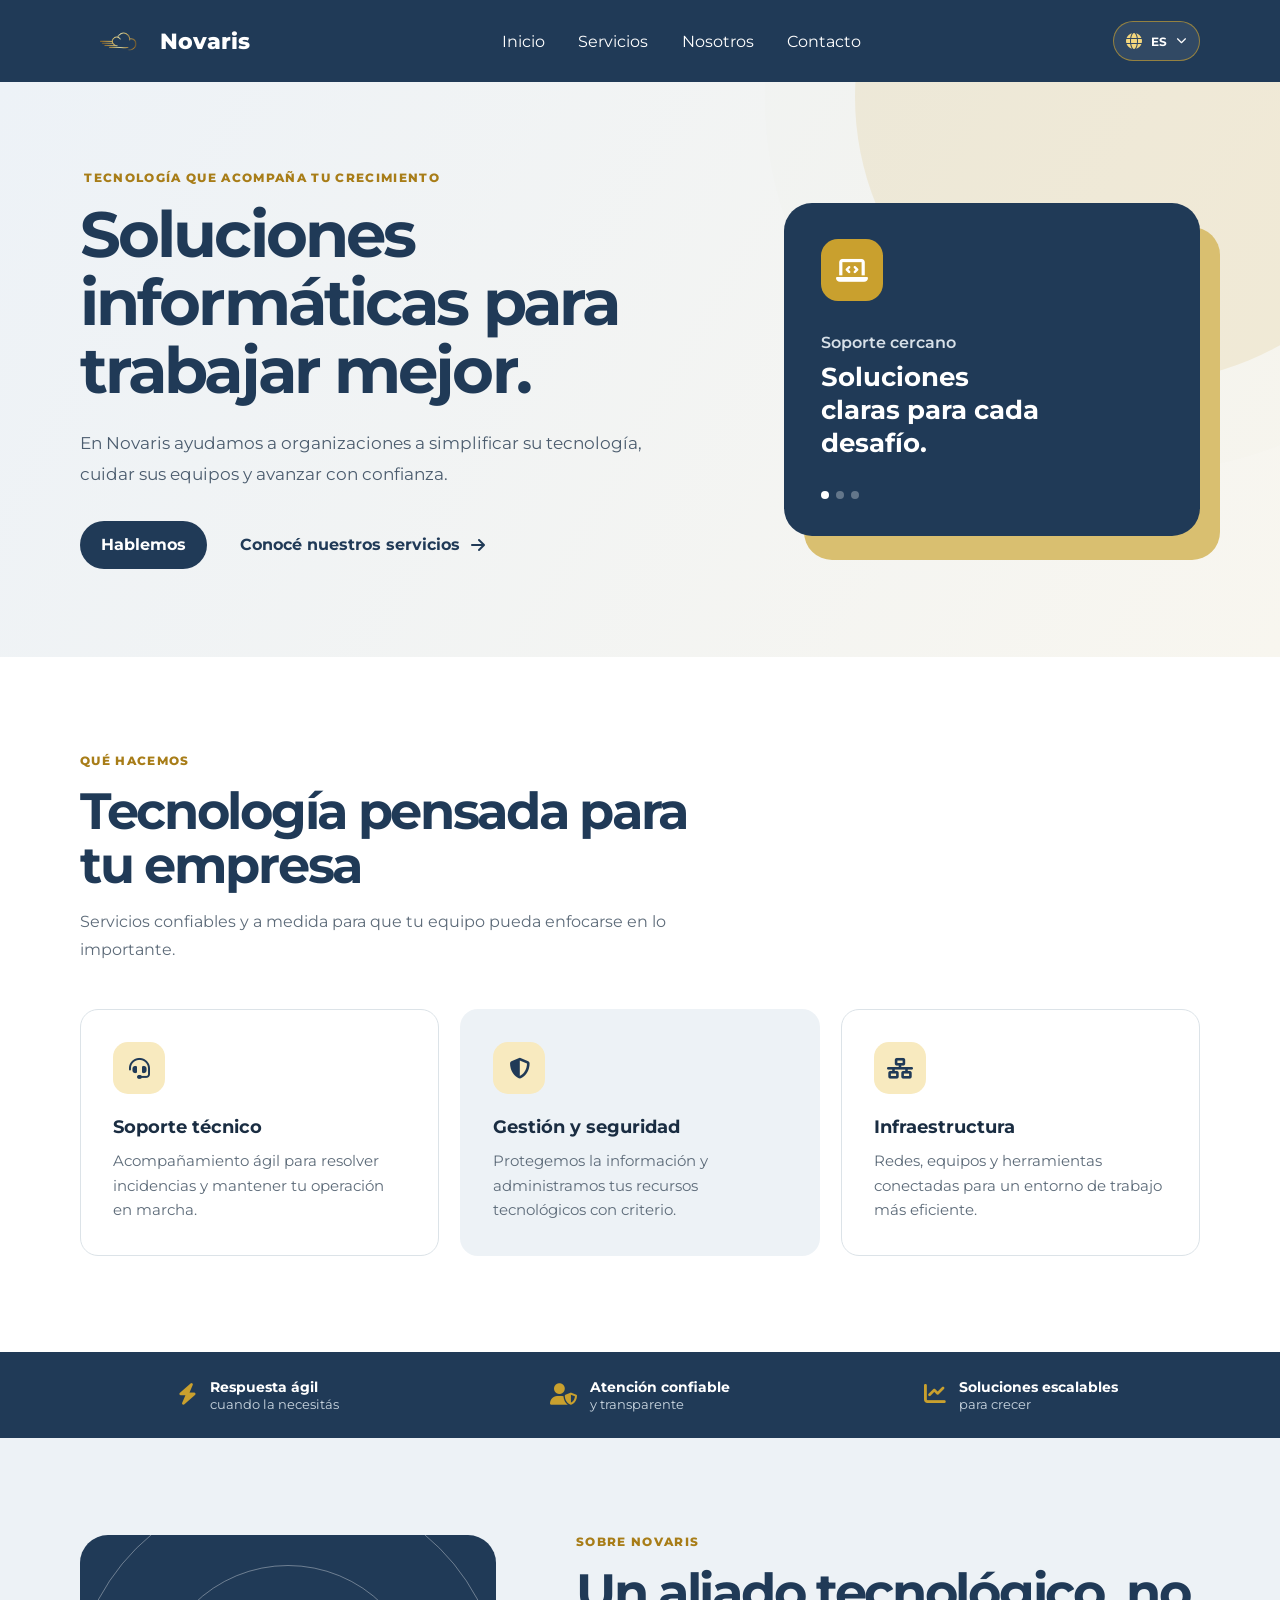
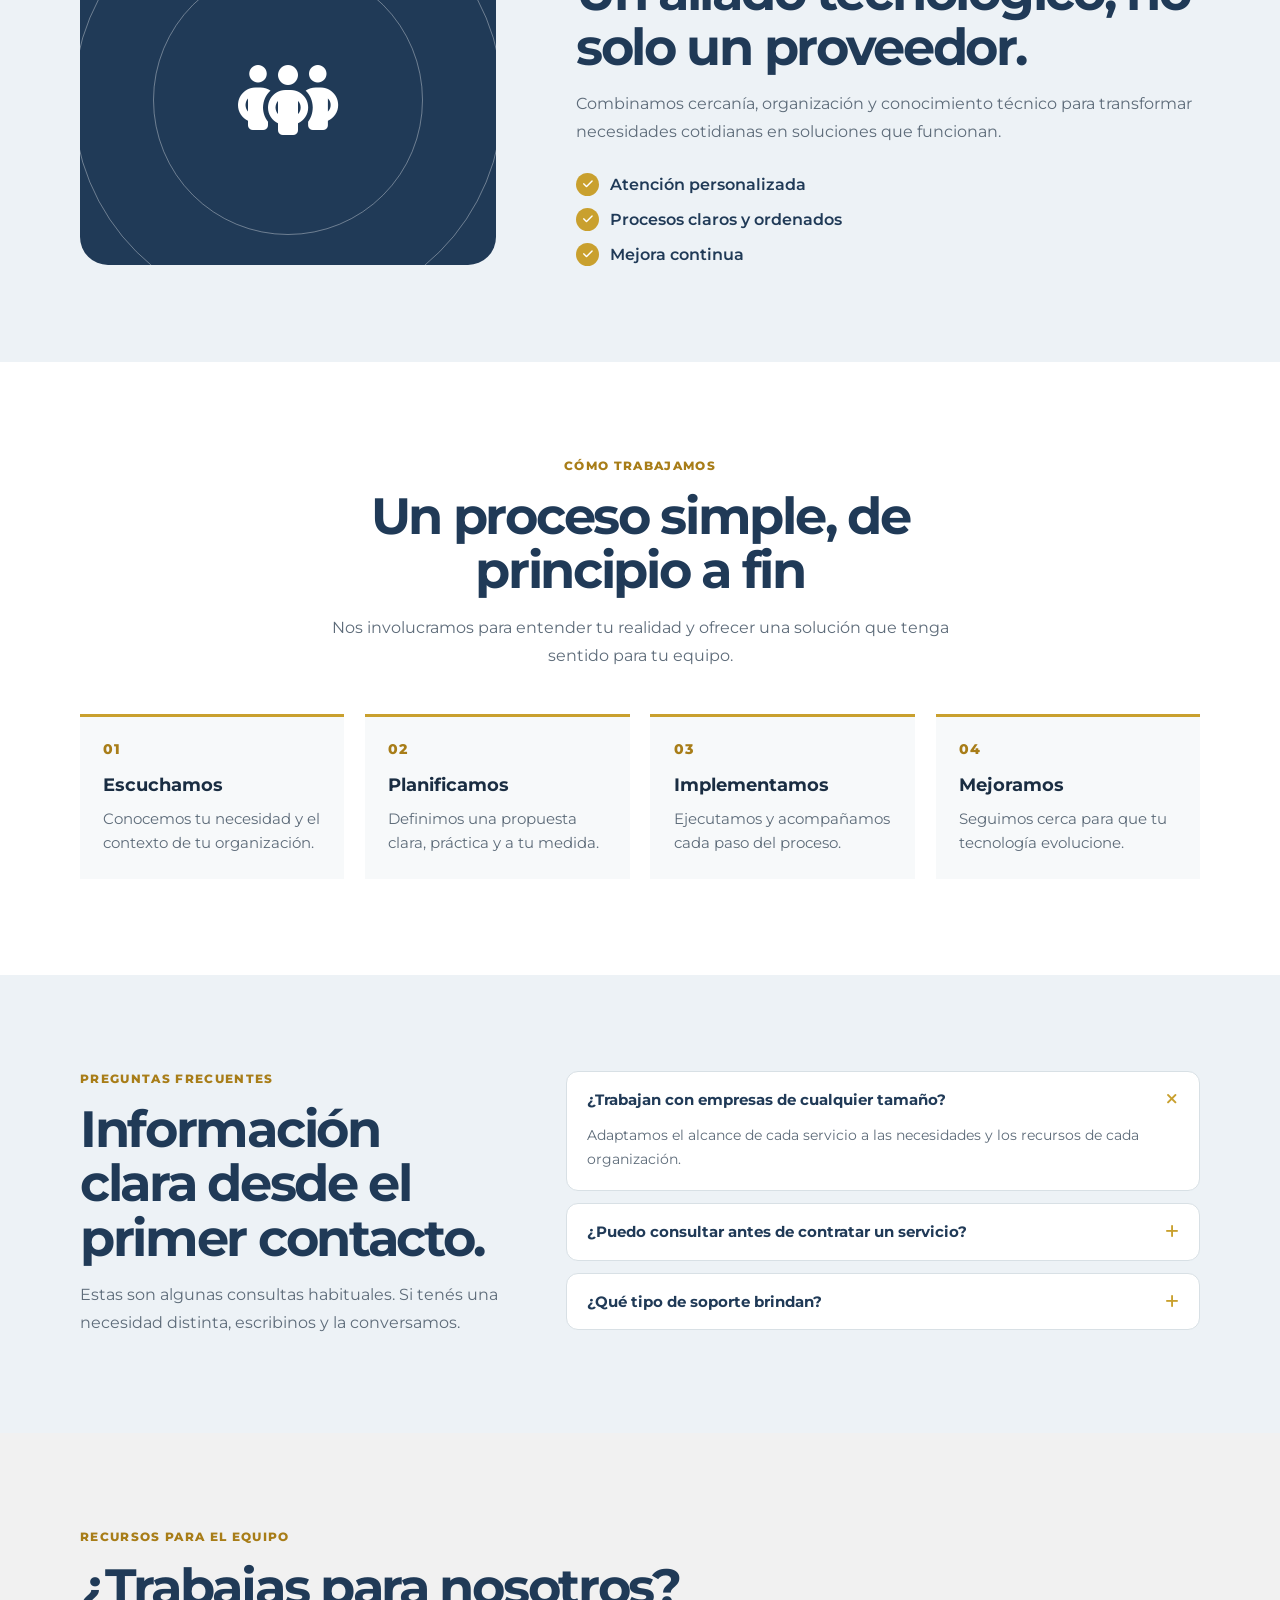
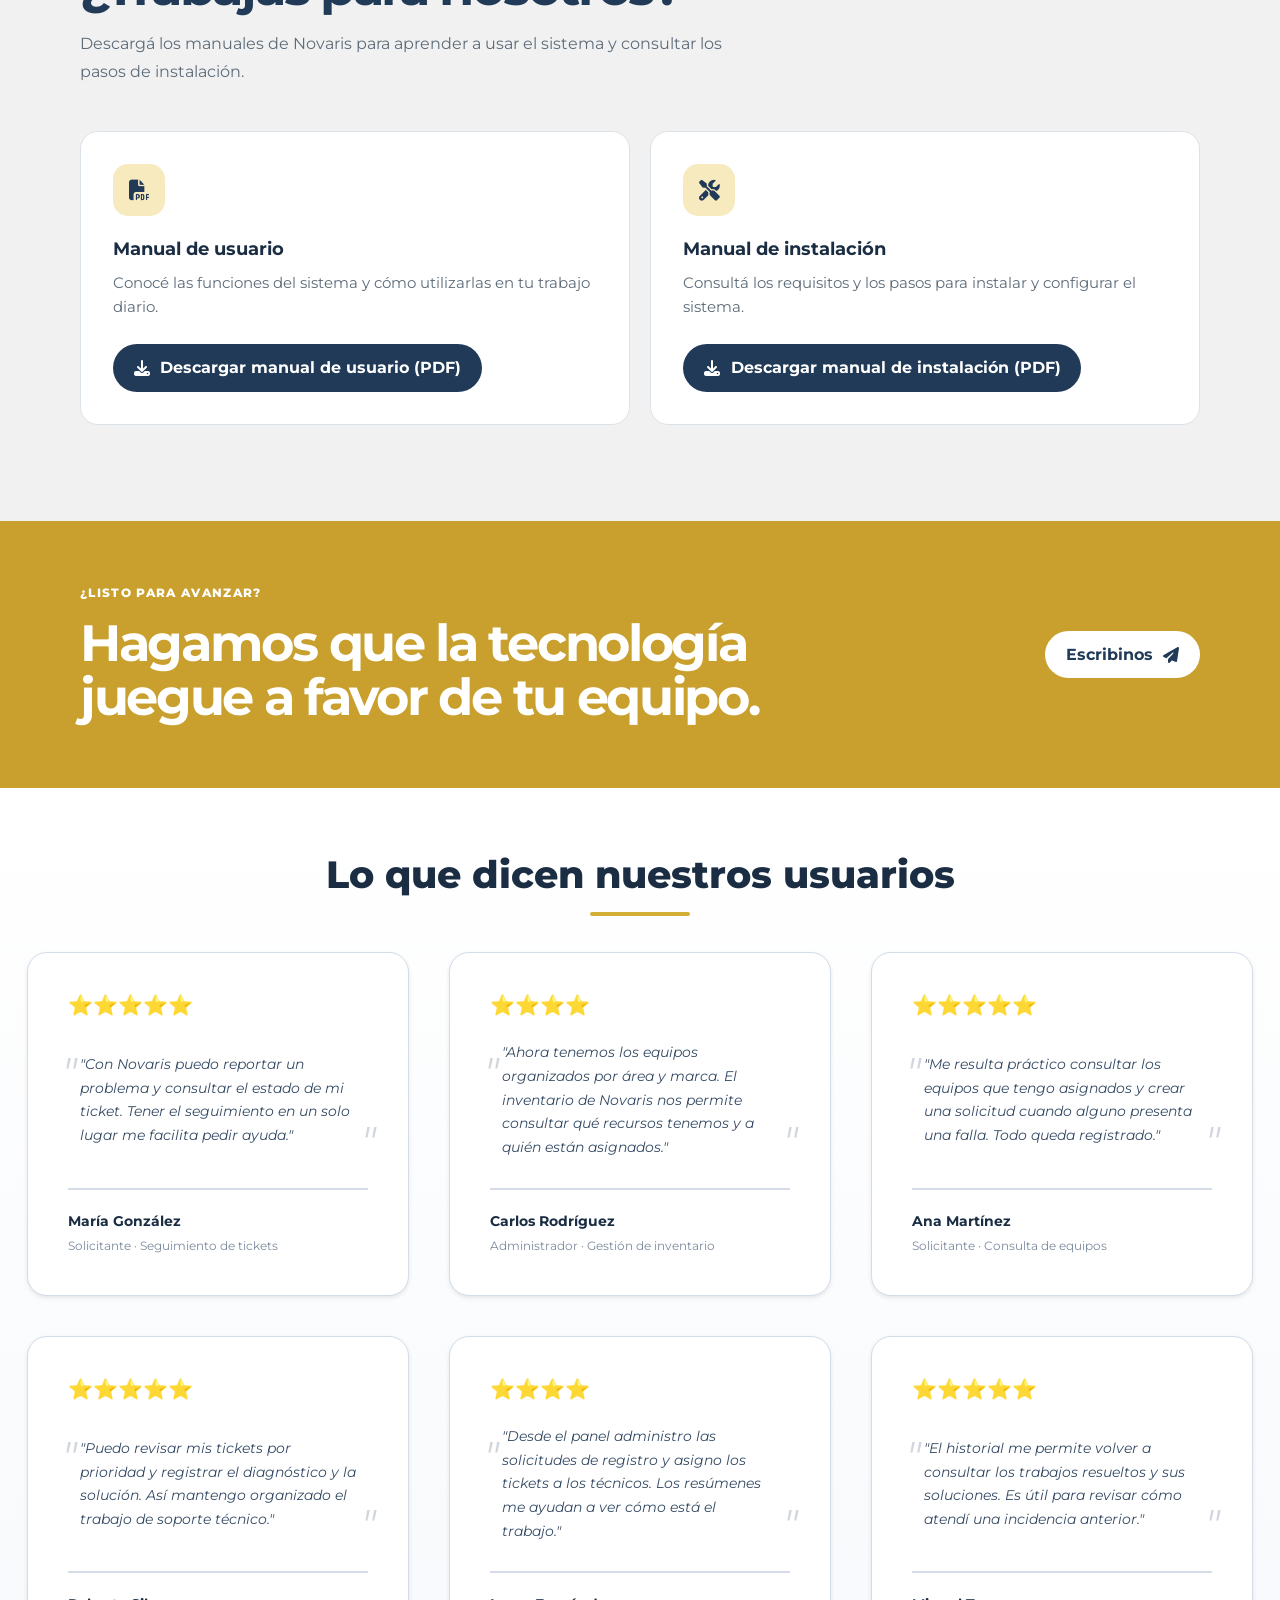
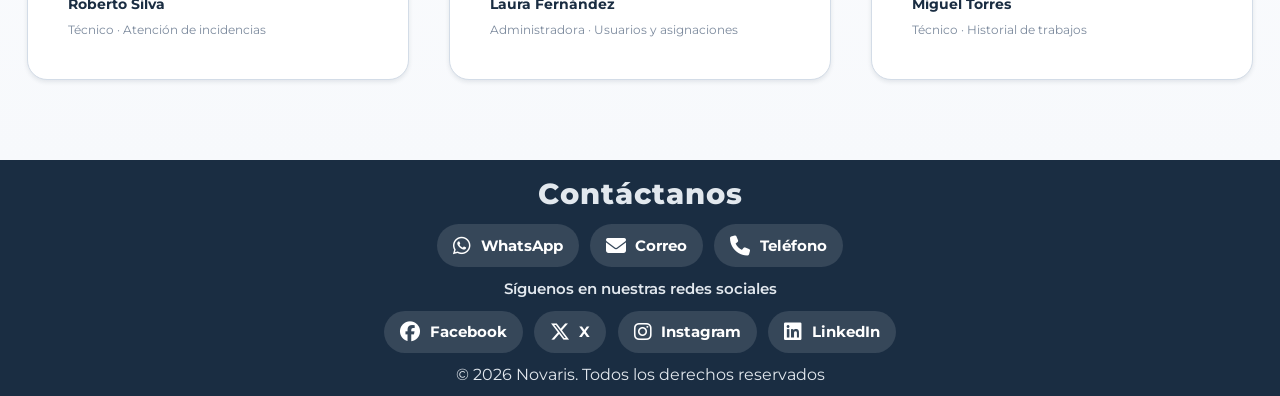
<file: inicio.html>
<!DOCTYPE html>
<html lang="es">
<head>
  <meta charset="UTF-8" />
  <meta name="viewport" content="width=device-width, initial-scale=1.0" />
  <title>Novaris | Tecnología y gestión informática</title>

  <meta name="description" content="Novaris ofrece soporte técnico, gestión tecnológica, seguridad e infraestructura para empresas." />
  <link rel="preconnect" href="https://fonts.googleapis.com" />
  <link rel="preconnect" href="https://fonts.gstatic.com" crossorigin />
  <link rel="stylesheet" href="https://fonts.googleapis.com/css2?family=Montserrat:wght@300;400;500;600;700;800&display=swap" />
  <link rel="stylesheet" href="https://cdnjs.cloudflare.com/ajax/libs/font-awesome/6.5.2/css/all.min.css" crossorigin="anonymous" referrerpolicy="no-referrer" />
  <link rel="stylesheet" href="./styles.css" />
  <link rel="icon" href="../Imagenes/logo.png" type="image/png">

</head>
<body>

  <header class="site-header">
    <div class="container nav">
      <div class="brand-group">
        <img id="logo" class="logo" src="./Imagenes/logo.png" alt="Logotipo de Novaris" />
        <a class="brand" href="#inicio">Novaris</a>
      </div>

      <nav class="menu">
        <a href="#inicio">Inicio</a>
        <a href="#servicios">Servicios</a>
        <a href="#nosotros">Nosotros</a>
        <a href="#contacto">Contacto</a>
      </nav>
      <div class="traductor">
        <button type="button" class="btn-idioma" id="btn-idioma" aria-label="Cambiar idioma. Idioma actual: Español" aria-expanded="false" aria-controls="menu-idiomas">
          <i class="fa-solid fa-globe" aria-hidden="true"></i>
          <span id="idioma-actual">ES</span>
          <i class="fa-solid fa-chevron-down flecha-idioma" aria-hidden="true"></i>
        </button>
        <div class="menu-idiomas" id="menu-idiomas" role="menu" aria-label="Seleccionar idioma" hidden>
          <button type="button" role="menuitem" data-idioma="es" data-codigo="ES" data-nombre="Español" aria-current="true"><span aria-hidden="true">🇪🇸</span> Español <i class="fa-solid fa-check" aria-hidden="true"></i></button>
          <button type="button" role="menuitem" data-idioma="en" data-codigo="EN" data-nombre="English"><span aria-hidden="true">🇺🇸</span> English <i class="fa-solid fa-check" aria-hidden="true"></i></button>
          <button type="button" role="menuitem" data-idioma="pt" data-codigo="PT" data-nombre="Português"><span aria-hidden="true">🇧🇷</span> Português <i class="fa-solid fa-check" aria-hidden="true"></i></button>
          <button type="button" role="menuitem" data-idioma="fr" data-codigo="FR" data-nombre="Français"><span aria-hidden="true">🇫🇷</span> Français <i class="fa-solid fa-check" aria-hidden="true"></i></button>
          <button type="button" role="menuitem" data-idioma="it" data-codigo="IT" data-nombre="Italiano"><span aria-hidden="true">🇮🇹</span> Italiano <i class="fa-solid fa-check" aria-hidden="true"></i></button>
          <button type="button" role="menuitem" data-idioma="de" data-codigo="DE" data-nombre="Deutsch"><span aria-hidden="true">🇩🇪</span> Deutsch <i class="fa-solid fa-check" aria-hidden="true"></i></button>
        </div>
        <div id="traductor-google" class="traductor-google" aria-hidden="true"></div>
      </div>
    </div>
  </header>

  <main>
    <section id="inicio" class="hero">
      <div class="container hero-content">
        <div class="hero-copy">
          <p class="eyebrow">
            <i class="fa-solid fa-sparkles"></i>
            Tecnología que acompaña tu crecimiento
          </p>
          <h1>Soluciones informáticas para trabajar mejor.</h1>
          <p class="hero-text">En Novaris ayudamos a organizaciones a simplificar su tecnología, cuidar sus equipos y avanzar con confianza.</p>

          <div class="hero-actions">
            <a class="button button-primary" href="#contacto">Hablemos</a>
            <a class="button button-secondary" href="#servicios">Conocé nuestros servicios <i class="fa-solid fa-arrow-right"></i></a>
          </div>
        </div>

        <div class="hero-card">
          <div class="hero-card-icon">
            <i class="fa-solid fa-laptop-code"></i>
          </div>
          <p>Soporte cercano</p>
          <strong>Soluciones claras para cada desafío.</strong>
          <div class="card-dots"><span></span><span></span><span></span></div>
        </div>
      </div>
    </section>

    <section id="servicios" class="section services-section">
      <div class="container">
        <div class="section-intro">
          <p class="eyebrow">Qué hacemos</p>
          <h2>Tecnología pensada para tu empresa</h2>
          <p>Servicios confiables y a medida para que tu equipo pueda enfocarse en lo importante.</p>
        </div>

        <div class="services-grid">
          <article class="service-card">
            <div class="service-icon"><i class="fa-solid fa-headset"></i></div>
            <h3>Soporte técnico</h3>
            <p>Acompañamiento ágil para resolver incidencias y mantener tu operación en marcha.</p>
          </article>

          <article class="service-card featured">
            <div class="service-icon"><i class="fa-solid fa-shield-halved"></i></div>
            <h3>Gestión y seguridad</h3>
            <p>Protegemos la información y administramos tus recursos tecnológicos con criterio.</p>
          </article>

          <article class="service-card">
            <div class="service-icon"><i class="fa-solid fa-network-wired"></i></div>
            <h3>Infraestructura</h3>
            <p>Redes, equipos y herramientas conectadas para un entorno de trabajo más eficiente.</p>
          </article>
        </div>
      </div>
    </section>

    <section class="trust-bar" aria-label="Compromisos de Novaris">
      <div class="container trust-grid">
        <div>
          <i class="fa-solid fa-bolt"></i>
          <span><strong>Respuesta ágil</strong> cuando la necesitás</span>
        </div>
        <div>
          <i class="fa-solid fa-user-shield"></i>
          <span><strong>Atención confiable</strong> y transparente</span>
        </div>
        <div>
          <i class="fa-solid fa-chart-line"></i>
          <span><strong>Soluciones escalables</strong> para crecer</span>
        </div>
      </div>
    </section>

    <section id="nosotros" class="section about-section">
      <div class="container about-grid">
        <div class="about-visual">
          <div class="visual-orbit orbit-one"></div>
          <div class="visual-orbit orbit-two"></div>
          <i class="fa-solid fa-people-group"></i>
        </div>

        <div class="about-copy">
          <p class="eyebrow">Sobre Novaris</p>
          <h2>Un aliado tecnológico, no solo un proveedor.</h2>
          <p>Combinamos cercanía, organización y conocimiento técnico para transformar necesidades cotidianas en soluciones que funcionan.</p>

          <div class="benefits">
            <div><i class="fa-solid fa-check"></i><span>Atención personalizada</span></div>
            <div><i class="fa-solid fa-check"></i><span>Procesos claros y ordenados</span></div>
            <div><i class="fa-solid fa-check"></i><span>Mejora continua</span></div>
          </div>
        </div>
      </div>
    </section>

    <section class="section process-section">
      <div class="container">
        <div class="section-intro centered">
          <p class="eyebrow">Cómo trabajamos</p>
          <h2>Un proceso simple, de principio a fin</h2>
          <p>Nos involucramos para entender tu realidad y ofrecer una solución que tenga sentido para tu equipo.</p>
        </div>

        <ol class="process-grid">
          <li>
            <span>01</span>
            <div>
              <h3>Escuchamos</h3>
              <p>Conocemos tu necesidad y el contexto de tu organización.</p>
            </div>
          </li>
          <li>
            <span>02</span>
            <div>
              <h3>Planificamos</h3>
              <p>Definimos una propuesta clara, práctica y a tu medida.</p>
            </div>
          </li>
          <li>
            <span>03</span>
            <div>
              <h3>Implementamos</h3>
              <p>Ejecutamos y acompañamos cada paso del proceso.</p>
            </div>
          </li>
          <li>
            <span>04</span>
            <div>
              <h3>Mejoramos</h3>
              <p>Seguimos cerca para que tu tecnología evolucione.</p>
            </div>
          </li>
        </ol>
      </div>
    </section>

    <section class="section faq-section">
      <div class="container faq-layout">
        <div>
          <p class="eyebrow">Preguntas frecuentes</p>
          <h2>Información clara desde el primer contacto.</h2>
          <p class="faq-lead">Estas son algunas consultas habituales. Si tenés una necesidad distinta, escribinos y la conversamos.</p>
        </div>

        <div class="faq-list">
          <details open>
            <summary>¿Trabajan con empresas de cualquier tamaño? <i class="fa-solid fa-plus"></i></summary>
            <p>Adaptamos el alcance de cada servicio a las necesidades y los recursos de cada organización.</p>
          </details>
          <details>
            <summary>¿Puedo consultar antes de contratar un servicio? <i class="fa-solid fa-plus"></i></summary>
            <p>Sí. El primer contacto nos permite entender tu situación y orientarte sobre la mejor alternativa.</p>
          </details>
          <details>
            <summary>¿Qué tipo de soporte brindan? <i class="fa-solid fa-plus"></i></summary>
            <p>Brindamos apoyo para equipos, infraestructura, seguridad y gestión de incidentes tecnológicos.</p>
          </details>
        </div>
      </div>
    </section>

    <section id="manuales" class="section manuals-section" aria-labelledby="manuales-titulo">
      <div class="container">
        <div class="section-intro">
          <p class="eyebrow">Recursos para el equipo</p>
          <h2 id="manuales-titulo">¿Trabajas para nosotros?</h2>
          <p>Descargá los manuales de Novaris para aprender a usar el sistema y consultar los pasos de instalación.</p>
        </div>

        <!-- Rutas provisionales: reemplazar los href cuando estén disponibles los PDF. -->
        <div class="manuals-grid">
          <article class="service-card">
            <div class="service-icon"><i class="fa-solid fa-file-pdf" aria-hidden="true"></i></div>
            <h3>Manual de usuario</h3>
            <p>Conocé las funciones del sistema y cómo utilizarlas en tu trabajo diario.</p>
            <a class="button button-primary" href="./Manuales/manualdeusuario.pdf" download="manualdeusuario.pdf">
              <i class="fa-solid fa-download" aria-hidden="true"></i> Descargar manual de usuario (PDF)
            </a>
          </article>

          <article class="service-card">
            <div class="service-icon"><i class="fa-solid fa-screwdriver-wrench" aria-hidden="true"></i></div>
            <h3>Manual de instalación</h3>
            <p>Consultá los requisitos y los pasos para instalar y configurar el sistema.</p>
            <a class="button button-primary" href="./Manuales/manualdeinstalacion.pdf" download="manualdeinstalacion.pdf">
              <i class="fa-solid fa-download" aria-hidden="true"></i> Descargar manual de instalación (PDF)
            </a>
          </article>
        </div>
      </div>
    </section>

    <section class="cta-section">
      <div class="container cta-content">
        <div>
          <p class="eyebrow">¿Listo para avanzar?</p>
          <h2>Hagamos que la tecnología juegue a favor de tu equipo.</h2>
        </div>
        <a class="button button-light" href="mailto:novarisuruguay@gmail.com">Escribinos <i class="fa-solid fa-paper-plane"></i></a>
      </div>
    </section>
    <section id="reseñas" class="reseñas-section">
        <div class="container-reseñas">
            <h2>Lo que dicen nuestros usuarios</h2>
            <div class="reseñas-grid">
                <div class="reseña-card">
                    <div class="estrellas">⭐⭐⭐⭐⭐</div>
                    <p>"Con Novaris puedo reportar un problema y consultar el estado de mi ticket. Tener el seguimiento en un solo lugar me facilita pedir ayuda."</p>
                    <div class="autor-reseña">
                        <strong>María González</strong>
                        <span>Solicitante · Seguimiento de tickets</span>
                    </div>
                </div>

                <div class="reseña-card">
                    <div class="estrellas">⭐⭐⭐⭐</div>
                    <p>"Ahora tenemos los equipos organizados por área y marca. El inventario de Novaris nos permite consultar qué recursos tenemos y a quién están asignados."</p>
                    <div class="autor-reseña">
                        <strong>Carlos Rodríguez</strong>
                        <span>Administrador · Gestión de inventario</span>
                    </div>
                </div>

                <div class="reseña-card">
                    <div class="estrellas">⭐⭐⭐⭐⭐</div>
                    <p>"Me resulta práctico consultar los equipos que tengo asignados y crear una solicitud cuando alguno presenta una falla. Todo queda registrado."</p>
                    <div class="autor-reseña">
                        <strong>Ana Martínez</strong>
                        <span>Solicitante · Consulta de equipos</span>
                    </div>
                </div>

                <div class="reseña-card">
                    <div class="estrellas">⭐⭐⭐⭐⭐</div>
                    <p>"Puedo revisar mis tickets por prioridad y registrar el diagnóstico y la solución. Así mantengo organizado el trabajo de soporte técnico."</p>
                    <div class="autor-reseña">
                        <strong>Roberto Silva</strong>
                        <span>Técnico · Atención de incidencias</span>
                    </div>
                </div>

                <div class="reseña-card">
                    <div class="estrellas">⭐⭐⭐⭐</div>
                    <p>"Desde el panel administro las solicitudes de registro y asigno los tickets a los técnicos. Los resúmenes me ayudan a ver cómo está el trabajo."</p>
                    <div class="autor-reseña">
                        <strong>Laura Fernández</strong>
                        <span>Administradora · Usuarios y asignaciones</span>
                    </div>
                </div>

                <div class="reseña-card">
                    <div class="estrellas">⭐⭐⭐⭐⭐</div>
                    <p>"El historial me permite volver a consultar los trabajos resueltos y sus soluciones. Es útil para revisar cómo atendí una incidencia anterior."</p>
                    <div class="autor-reseña">
                        <strong>Miguel Torres</strong>
                        <span>Técnico · Historial de trabajos</span>
                    </div>
                </div>
            </div>
        </div>
    </section>
  </main>

  <footer id="contacto" class="site-footer">
    <div class="container">
      <div class="section-heading"><h2>Contáctanos</h2></div>
      <div class="redes">
        <div class="redes-grupo">
          <a class="red-social" href="https://wa.me/1234567890" target="_blank" rel="noreferrer noopener" aria-label="WhatsApp"><i class="fab fa-whatsapp"></i> WhatsApp</a>
          <a class="red-social" href="mailto:novarisuruguay@gmail.com" aria-label="Correo"><i class="fas fa-envelope"></i> Correo</a>
          <a class="red-social" href="tel:+1234567890" aria-label="Teléfono"><i class="fas fa-phone"></i> Teléfono</a>
        </div>
        <div class="redes-grupo">
          <span class="redes-label">Síguenos en nuestras redes sociales</span>
          <a class="red-social" href="https://www.facebook.com/people/Novaris-Uruguay/61592727004095/" target="_blank" rel="noreferrer noopener" aria-label="Facebook"><i class="fab fa-facebook"></i> Facebook</a>
          <a class="red-social" href="https://x.com/novarisuruguay" target="_blank" rel="noreferrer noopener" aria-label="X"><i class="fab fa-x-twitter"></i> X</a>
          <a class="red-social" href="https://instagram.com/novarisuruguay/" target="_blank" rel="noreferrer noopener" aria-label="Instagram"><i class="fab fa-instagram"></i> Instagram</a>
          <a class="red-social" href="https://linkedin.com/company/novaris" target="_blank" rel="noreferrer noopener" aria-label="LinkedIn"><i class="fab fa-linkedin"></i> LinkedIn</a>
        </div>
      </div>
      <div class="footer-content"><p>© 2026 Novaris. Todos los derechos reservados</p></div>
    </div>
  </footer>
  <script>
    function googleTranslateElementInit() {
      new google.translate.TranslateElement({ pageLanguage: 'es', includedLanguages: 'en,pt,fr,it,de', autoDisplay: false }, 'traductor-google');
    }
    const traductor = document.querySelector('.traductor');
    const botonIdioma = document.getElementById('btn-idioma');
    const menuIdiomas = document.getElementById('menu-idiomas');
    const idiomaActual = document.getElementById('idioma-actual');
    const cerrarMenu = () => {
      menuIdiomas.hidden = true;
      botonIdioma.setAttribute('aria-expanded', 'false');
    };
    botonIdioma.addEventListener('click', () => {
      const abrirMenu = menuIdiomas.hidden;
      menuIdiomas.hidden = !abrirMenu;
      botonIdioma.setAttribute('aria-expanded', String(abrirMenu));
    });
    document.querySelectorAll('[data-idioma]').forEach((opcion) => {
      opcion.addEventListener('click', () => {
        const selectorGoogle = document.querySelector('.goog-te-combo');
        if (!selectorGoogle) {
          console.warn('Google Translate todavía no está listo.');
          return;
        }
        selectorGoogle.value = opcion.dataset.idioma === 'es' ? '' : opcion.dataset.idioma;
        selectorGoogle.dispatchEvent(new Event('change'));
        idiomaActual.textContent = opcion.dataset.codigo;
        botonIdioma.setAttribute('aria-label', `Cambiar idioma. Idioma actual: ${opcion.dataset.nombre}`);
        document.querySelectorAll('[data-idioma]').forEach((item) => item.removeAttribute('aria-current'));
        opcion.setAttribute('aria-current', 'true');
        cerrarMenu();
      });
    });
    document.addEventListener('click', (evento) => {
      if (!traductor.contains(evento.target)) cerrarMenu();
    });
    document.addEventListener('keydown', (evento) => {
      if (evento.key === 'Escape' && !menuIdiomas.hidden) {
        cerrarMenu();
        botonIdioma.focus();
      }
    });
  </script>
  <script src="https://translate.google.com/translate_a/element.js?cb=googleTranslateElementInit"></script>
</body>
</html>
</file>
<file: styles.css>
:root {
  --color-primary: #203a57;
  --color-accent: #c9a02e;
  --color-dark: #1a2d42;
}

* {
  box-sizing: border-box;
  margin: 0;
  padding: 0;
}

html {
  scroll-behavior: smooth;
}

body {
  min-height: 100vh;
  display: flex;
  flex-direction: column;
  font-family: 'Montserrat', 'Segoe UI', sans-serif;
  color: var(--color-dark);
  background: #f1f1f1;
}

a {
  color: inherit;
  text-decoration: none;
}

.container {
  width: min(1120px, calc(100% - 2rem));
  margin: 0 auto;
}

.site-header {
  position: sticky;
  top: 0;
  z-index: 100;
  color: #fff;
  background: var(--color-primary);
}

.nav {
  display: flex;
  justify-content: space-between;
  align-items: center;
  gap: 1rem;
  padding: 1rem 0;
}

.traductor { position: relative; flex-shrink: 0; }

.btn-idioma {
  display: inline-flex;
  align-items: center;
  gap: .5rem;
  min-height: 40px;
  padding: .55rem .75rem;
  border: 1px solid rgba(201, 160, 46, .65);
  border-radius: 999px;
  color: #fff;
  background: rgba(255, 255, 255, .08);
  font: inherit;
  font-size: .78rem;
  font-weight: 700;
  letter-spacing: .06em;
  cursor: pointer;
  transition: background .2s ease, border-color .2s ease, box-shadow .2s ease, transform .2s ease;
}

.btn-idioma:hover,
.btn-idioma[aria-expanded="true"] {
  border-color: var(--color-accent);
  background: rgba(201, 160, 46, .18);
  box-shadow: 0 7px 18px rgba(8, 18, 35, .22);
  transform: translateY(-2px);
}

.btn-idioma:focus-visible,
.menu-idiomas button:focus-visible { outline: 3px solid #f4d77d; outline-offset: 3px; }
.btn-idioma .fa-globe { color: #f4d77d; font-size: 1rem; }
.flecha-idioma { font-size: .65rem; transition: transform .2s ease; }
.btn-idioma[aria-expanded="true"] .flecha-idioma { transform: rotate(180deg); }

.menu-idiomas {
  position: absolute;
  top: calc(100% + .65rem);
  right: 0;
  z-index: 120;
  width: 190px;
  padding: .45rem;
  border: 1px solid rgba(32, 58, 87, .12);
  border-radius: 14px;
  background: #fff;
  box-shadow: 0 16px 35px rgba(8, 18, 35, .2);
}

.menu-idiomas[hidden] { display: none; }
.menu-idiomas button {
  display: grid;
  grid-template-columns: 24px 1fr 16px;
  align-items: center;
  gap: .45rem;
  width: 100%;
  padding: .65rem .6rem;
  border: 0;
  border-radius: 9px;
  color: var(--color-dark);
  background: transparent;
  font: inherit;
  font-size: .83rem;
  font-weight: 600;
  text-align: left;
  cursor: pointer;
  transition: background .18s ease, color .18s ease;
}

.menu-idiomas button:hover,
.menu-idiomas button[aria-current="true"] { color: var(--color-primary); background: #f4f0e3; }
.menu-idiomas .fa-check { visibility: hidden; color: var(--color-accent); }
.menu-idiomas button[aria-current="true"] .fa-check { visibility: visible; }
.traductor-google { position: absolute; width: 1px; height: 1px; overflow: hidden; clip: rect(0 0 0 0); }

.brand-group {
  display: flex;
  align-items: center;
}

.logo {
  width: 80px;
  height: 50px;
  object-fit: contain;
}

.brand {
  font-size: 1.35rem;
  font-weight: 800;
}

.menu {
  display: flex;
  flex-wrap: wrap;
  gap: .7rem;
}

.menu a {
  padding: .4rem .7rem;
  border-radius: 999px;
}

.menu a:hover {
  color: var(--color-accent);
  background: rgba(255, 255, 255, .12);
}

.hero {
  min-height: 540px;
  display: flex;
  align-items: center;
  position: relative;
  overflow: hidden;
  isolation: isolate;
  padding: 5.5rem 0;
  background: linear-gradient(120deg, #edf2f7, #f8f6ef);
}

.hero::before {
  content: '';
  position: absolute;
  z-index: -1;
  width: 570px;
  height: 570px;
  top: -270px;
  right: -145px;
  border-radius: 50%;
  opacity: .13;
  background: var(--color-accent);
  box-shadow: 0 0 0 90px rgba(201, 160, 46, .07);
}

.hero-content {
  display: grid;
  grid-template-columns: 1.2fr .8fr;
  align-items: center;
  gap: 5rem;
}

.eyebrow {
  margin-bottom: 1rem;
  color: #a87d18;
  font-size: .76rem;
  font-weight: 800;
  letter-spacing: .11em;
  text-transform: uppercase;
}

.hero h1,
.section h2,
.cta-section h2 {
  color: var(--color-primary);
  font-size: clamp(2.25rem, 5vw, 4.3rem);
  line-height: 1.06;
  letter-spacing: -.045em;
}

.hero-text {
  max-width: 590px;
  margin: 1.5rem 0 2rem;
  color: #4b5c6e;
  font-size: 1.08rem;
  line-height: 1.75;
}

.hero-actions {
  display: flex;
  flex-wrap: wrap;
  gap: .8rem;
}

.button {
  display: inline-flex;
  align-items: center;
  justify-content: center;
  gap: .65rem;
  padding: .9rem 1.3rem;
  border-radius: 999px;
  font-weight: 700;
  transition: transform .2s, box-shadow .2s;
}

.button:hover {
  box-shadow: 0 12px 24px rgba(26, 45, 66, .16);
  transform: translateY(-3px);
}

.button-primary {
  color: #fff;
  background: var(--color-primary);
}

.button-secondary {
  color: var(--color-primary);
}

.hero-card {
  min-height: 310px;
  display: flex;
  flex-direction: column;
  justify-content: center;
  padding: 2.3rem;
  overflow: hidden;
  border-radius: 28px;
  color: #fff;
  background: var(--color-primary);
  box-shadow: 20px 24px 0 #d9bf70;
}

.hero-card-icon,
.service-icon {
  display: grid;
  place-items: center;
}

.hero-card-icon {
  width: 62px;
  height: 62px;
  margin-bottom: 2rem;
  border-radius: 17px;
  background: var(--color-accent);
  font-size: 1.6rem;
}

.hero-card p {
  margin-bottom: .5rem;
  color: #d7e0e8;
  font-weight: 600;
}

.hero-card strong {
  max-width: 230px;
  font-size: 1.65rem;
  line-height: 1.25;
}

.card-dots {
  display: flex;
  gap: .45rem;
  margin-top: 2rem;
}

.card-dots span {
  width: 8px;
  height: 8px;
  border-radius: 50%;
  background: #fff;
}

.card-dots span:not(:first-child) {
  opacity: .3;
}

.section {
  padding: 6rem 0;
}

.section-intro {
  max-width: 670px;
  margin-bottom: 2.8rem;
}

.section h2,
.cta-section h2 {
  font-size: clamp(2rem, 4vw, 3.25rem);
}

.section-intro > p:last-child,
.about-copy > p:not(.eyebrow) {
  margin-top: 1rem;
  color: #5d6b79;
  line-height: 1.75;
}

.services-section,
.process-section {
  background: #fff;
}

.services-grid {
  display: grid;
  grid-template-columns: repeat(3, 1fr);
  gap: 1.3rem;
}

.service-card {
  padding: 2rem;
  border: 1px solid #dce3e8;
  border-radius: 18px;
  background: #fff;
  transition: transform .2s, box-shadow .2s;
}

.service-card:hover {
  box-shadow: 0 17px 30px rgba(32, 58, 87, .1);
  transform: translateY(-7px);
}

.service-card.featured {
  border-color: transparent;
  background: #edf2f6;
}

.service-icon {
  width: 52px;
  height: 52px;
  margin-bottom: 1.3rem;
  border-radius: 15px;
  color: var(--color-primary);
  background: #f8eabf;
  font-size: 1.3rem;
}

.service-card h3,
.process-grid h3 {
  margin-bottom: .7rem;
  font-size: 1.15rem;
}

.service-card p,
.process-grid p {
  color: #5d6b79;
  font-size: .93rem;
  line-height: 1.65;
}

.manuals-grid {
  display: grid;
  grid-template-columns: repeat(auto-fit, minmax(min(100%, 320px), 1fr));
  gap: 1.3rem;
}

.manuals-grid .service-card {
  min-width: 0;
  display: flex;
  flex-direction: column;
  align-items: flex-start;
}

.manuals-grid .service-card p {
  margin-bottom: 1.5rem;
}

.manuals-grid .button {
  margin-top: auto;
  max-width: 100%;
  text-align: center;
}

.manuals-grid .button:focus-visible {
  outline: 3px solid var(--color-accent);
  outline-offset: 4px;
}

.trust-bar {
  padding: 1.65rem 0;
  color: #fff;
  background: var(--color-primary);
}

.trust-grid {
  display: grid;
  grid-template-columns: repeat(3, 1fr);
  gap: 1.5rem;
}

.trust-grid div {
  display: flex;
  align-items: center;
  justify-content: center;
  gap: .8rem;
  font-size: .82rem;
}

.trust-grid i {
  color: var(--color-accent);
  font-size: 1.35rem;
}

.trust-grid strong {
  display: block;
  color: #fff;
  font-size: .9rem;
}

.trust-grid span {
  color: #cbd7e1;
}

.about-section,
.faq-section {
  background: #edf2f6;
}

.about-grid {
  display: grid;
  grid-template-columns: .8fr 1.2fr;
  align-items: center;
  gap: 5rem;
}

.about-visual {
  position: relative;
  display: grid;
  place-items: center;
  height: 330px;
  overflow: hidden;
  border-radius: 28px;
  color: #fff;
  background: var(--color-primary);
  font-size: 5rem;
}

.visual-orbit {
  position: absolute;
  border: 1px solid rgba(255, 255, 255, .35);
  border-radius: 50%;
}

.orbit-one {
  width: 270px;
  height: 270px;
}

.orbit-two {
  width: 430px;
  height: 430px;
}

.benefits {
  display: grid;
  gap: .75rem;
  margin-top: 1.7rem;
  color: var(--color-primary);
  font-weight: 600;
}

.benefits div {
  display: flex;
  align-items: center;
  gap: .7rem;
}

.benefits i {
  display: grid;
  place-items: center;
  width: 23px;
  height: 23px;
  border-radius: 50%;
  color: #fff;
  background: var(--color-accent);
  font-size: .7rem;
}

.centered {
  margin-right: auto;
  margin-left: auto;
  text-align: center;
}

.process-grid {
  display: grid;
  grid-template-columns: repeat(4, 1fr);
  gap: 1.3rem;
  list-style: none;
}

.process-grid li {
  padding: 1.45rem;
  border-top: 3px solid var(--color-accent);
  background: #f7f9fa;
}

.process-grid span {
  display: block;
  margin-bottom: 1rem;
  color: #a87d18;
  font-size: .85rem;
  font-weight: 800;
  letter-spacing: .08em;
}

.faq-layout {
  display: grid;
  grid-template-columns: .8fr 1.2fr;
  align-items: start;
  gap: 4rem;
}

.faq-lead {
  margin-top: 1rem;
  color: #5d6b79;
  line-height: 1.75;
}

.faq-list {
  display: grid;
  gap: .75rem;
}

.faq-list details {
  padding: 1.15rem 1.25rem;
  border: 1px solid #d8e0e5;
  border-radius: 12px;
  background: #fff;
}

.faq-list summary {
  display: flex;
  align-items: center;
  justify-content: space-between;
  gap: 1rem;
  cursor: pointer;
  color: var(--color-primary);
  font-size: .95rem;
  font-weight: 700;
  list-style: none;
}

.faq-list summary::-webkit-details-marker {
  display: none;
}

.faq-list summary i {
  color: var(--color-accent);
}

.faq-list details[open] summary i {
  transform: rotate(45deg);
}

.faq-list p {
  margin-top: .9rem;
  color: #5d6b79;
  font-size: .9rem;
  line-height: 1.65;
}

.cta-section {
  padding: 4rem 0;
  color: #fff;
  background: var(--color-accent);
}

.cta-content {
  display: flex;
  align-items: center;
  justify-content: space-between;
  gap: 2rem;
}

.cta-section .eyebrow,
.cta-section h2 {
  color: #fff;
}

.cta-section h2 {
  max-width: 710px;
}

.button-light {
  color: var(--color-primary);
  white-space: nowrap;
  background: #fff;
}

.site-footer {
  width: 100%;
  margin-top: auto;
  padding: 1rem 0 .75rem;
  color: #e2e8ee;
  background: #1a2d42;
}

.section-heading {
  margin-bottom: .85rem;
  text-align: center;
}

.section-heading h2 {
  font-size: 1.8rem;
  font-weight: 800;
  letter-spacing: 1px;
}

.redes {
  display: flex;
  flex-direction: column;
  align-items: center;
  gap: .75rem;
  margin: 0 0 .75rem;
}

.redes-grupo {
  display: flex;
  align-items: center;
  justify-content: center;
  flex-wrap: wrap;
  gap: .7rem;
  width: 100%;
}

.redes-label {
  width: 100%;
  margin-bottom: .1rem;
  text-align: center;
  font-size: .95rem;
  font-weight: 600;
}

.red-social {
  display: inline-flex;
  align-items: center;
  justify-content: center;
  gap: .6rem;
  padding: .7rem 1rem;
  border-radius: 999px;
  color: #fff;
  background: rgba(255, 255, 255, .12);
  font-size: .95rem;
  font-weight: 700;
  transition: background .25s, transform .25s;
}

.red-social:hover {
  background: rgba(255, 255, 255, .22);
  transform: translateY(-3px);
}

.red-social i {
  font-size: 1.25rem;
}

.footer-content {
  display: flex;
  justify-content: center;
  margin-top: .25rem;
}

@media (max-width: 760px) {
  .nav {
    flex-direction: column;
    align-items: flex-start;
  }

  .hero {
    min-height: auto;
    padding: 4rem 0;
  }

  .hero-content,
  .about-grid,
  .faq-layout,
  .services-grid,
  .trust-grid,
  .process-grid {
    grid-template-columns: 1fr;
    gap: 3rem;
  }

  .hero-card {
    width: calc(100% - 1.3rem);
    max-width: 430px;
  }

  .trust-grid div {
    justify-content: flex-start;
  }

  .section {
    padding: 4rem 0;
  }

  .cta-content {
    flex-direction: column;
    align-items: flex-start;
  }

  .about-visual {
    height: 260px;
  }

  .redes-grupo {
    flex-direction: column;
  }

  .red-social {
    width: min(100%, 220px);
  }
}

/* Mantener la navegación y las tarjetas dentro de cada tamaño de pantalla. */
.hero-content > *,
.about-grid > *,
.faq-layout > *,
.services-grid > *,
.trust-grid > *,
.process-grid > * {
  min-width: 0;
  overflow-wrap: anywhere;
}

@media (max-width: 1024px) {
  .hero-content,
  .about-grid {
    gap: 2rem;
    grid-template-columns: repeat(2, minmax(0, 1fr));
  }

  .services-grid,
  .trust-grid,
  .process-grid {
    grid-template-columns: repeat(2, minmax(0, 1fr));
  }

  .faq-layout {
    grid-template-columns: minmax(0, 1fr);
    gap: 2rem;
  }
}

@media (max-width: 760px) {
  .nav {
    display: grid;
    grid-template-columns: minmax(0, 1fr) auto;
    align-items: center;
    gap: .5rem;
    padding: .75rem 0;
  }

  .brand-group {
    grid-column: 1;
    grid-row: 1;
  }

  .traductor {
    grid-column: 2;
    grid-row: 1;
  }

  .menu {
    grid-column: 1 / -1;
    justify-content: center;
    gap: .25rem;
  }

  .menu a {
    display: inline-flex;
    align-items: center;
    min-height: 44px;
    padding: .4rem .5rem;
    font-size: .85rem;
  }

  .hero-content,
  .about-grid,
  .services-grid,
  .trust-grid,
  .process-grid {
    grid-template-columns: minmax(0, 1fr);
  }

  .hero-card {
    max-width: 100%;
    margin-inline: auto;
  }

  .hero h1,
  .section h2,
  .cta-section h2 {
    font-size: clamp(30px, 7vw, 44px);
  }

  .menu-idiomas {
    max-width: calc(100vw - 2rem);
  }
}
.reseñas-section {
    padding: 64px clamp(16px, 2.1vw, 32px) 80px;
    background: linear-gradient(180deg, #fff, #f7f9fc);
    scroll-margin-top: 140px;
}

.container-reseñas {
    width: 100%;
    max-width: 1400px;
    margin: 0 auto;
}

.container-reseñas h2 {
    position: relative;
    margin: 0 0 54px;
    text-align: center;
    color: var(--color-dark);
    font-size: clamp(28px, 3vw, 42px);
    line-height: 1.2;
    font-weight: 800;
    text-wrap: balance;
}

.container-reseñas h2::after {
    content: '';
    position: absolute;
    bottom: -18px;
    left: 50%;
    transform: translateX(-50%);
    width: 100px;
    height: 4px;
    background: #d4af37;
    border-radius: 999px;
}

.reseñas-grid {
    display: grid;
    grid-template-columns: repeat(3, minmax(0, 1fr));
    gap: 40px;
    align-items: stretch;
}

.reseña-card {
    min-width: 0;
    min-height: 328px;
    padding: 40px;
    border: 1px solid #d3dce7;
    border-radius: 20px;
    background: #fff;
    box-shadow: 0 2px 4px rgba(26, 45, 66, .1);
    transition: transform .2s ease, box-shadow .2s ease, border-color .2s ease;
    position: relative;
    display: flex;
    flex-direction: column;
    justify-content: space-between;
}

.reseña-card .estrellas {
    margin-bottom: 24px;
    color: #d4af37;
    font-size: 20px;
    line-height: 1.2;
    flex-shrink: 0;
}

.reseña-card p {
    color: #354b65;
    font-size: 13.5px;
    line-height: 1.75;
    margin-bottom: 28px;
    font-style: italic;
    position: relative;
    padding: 0 12px;
    overflow-wrap: anywhere;
    flex-grow: 1;
    display: flex;
    align-items: center;  
}

.reseña-card p::before {
    content: '"';
    font-size: 40px;
    color: var(--color-primary);
    opacity: 0.2;
    position: absolute;
    top: -4px;
    left: -6px;
}

.reseña-card p::after {
    content: '"';
    font-size: 40px;
    color: var(--color-primary);
    opacity: 0.2;
    position: absolute;
    bottom: -16px;
    right: -8px;
}

.reseña-card .autor-reseña {
    display: flex;
    flex-direction: column;
    gap: 6px;
    margin-top: auto;
    padding-top: 22px;
    border-top: 2px solid #d3dce7;
    flex-shrink: 0;
}

.reseña-card .autor-reseña strong {
    color: var(--color-dark);
    font-weight: 700;
    font-size: 14px;
    line-height: 1.4;
    overflow-wrap: anywhere;
}

.reseña-card .autor-reseña span {
    color: #7c8a9d;
    font-size: 12px;
    line-height: 1.5;
}
@media (max-width: 1024px) and (min-width: 769px) {
    .reseñas-grid {
        grid-template-columns: repeat(2, minmax(0, 1fr));
        gap: 28px;
    }
}

@media (max-width: 768px) {
    .reseñas-section {
        padding: 48px 24px 56px;
    }
    
    .reseñas-grid {
        grid-template-columns: minmax(0, 1fr);
        gap: 24px;
    }
    
    .container-reseñas h2 {
        font-size: clamp(26px, 5vw, 36px);
        margin-bottom: 48px;
    }
    
    .reseña-card {
        padding: 32px;
        min-height: auto;
    }
    
    .reseña-card p {
        font-size: 14px;
        margin-bottom: 24px;
    }
}

@media (max-width: 480px) {
    .reseñas-section {
        padding: 40px 16px 48px;
    }
    
    .reseña-card {
        padding: 28px 24px;
        border-radius: 18px;
    }
    
    .reseña-card p {
        line-height: 1.75;
    }
}
@media (hover: hover) and (prefers-reduced-motion: no-preference) {
    .reseña-card:hover {
        transform: translateY(-4px);
        border-color: #c9a02e;
        box-shadow: 0 10px 24px rgba(26, 45, 66, .12);
    }
}
</file>
